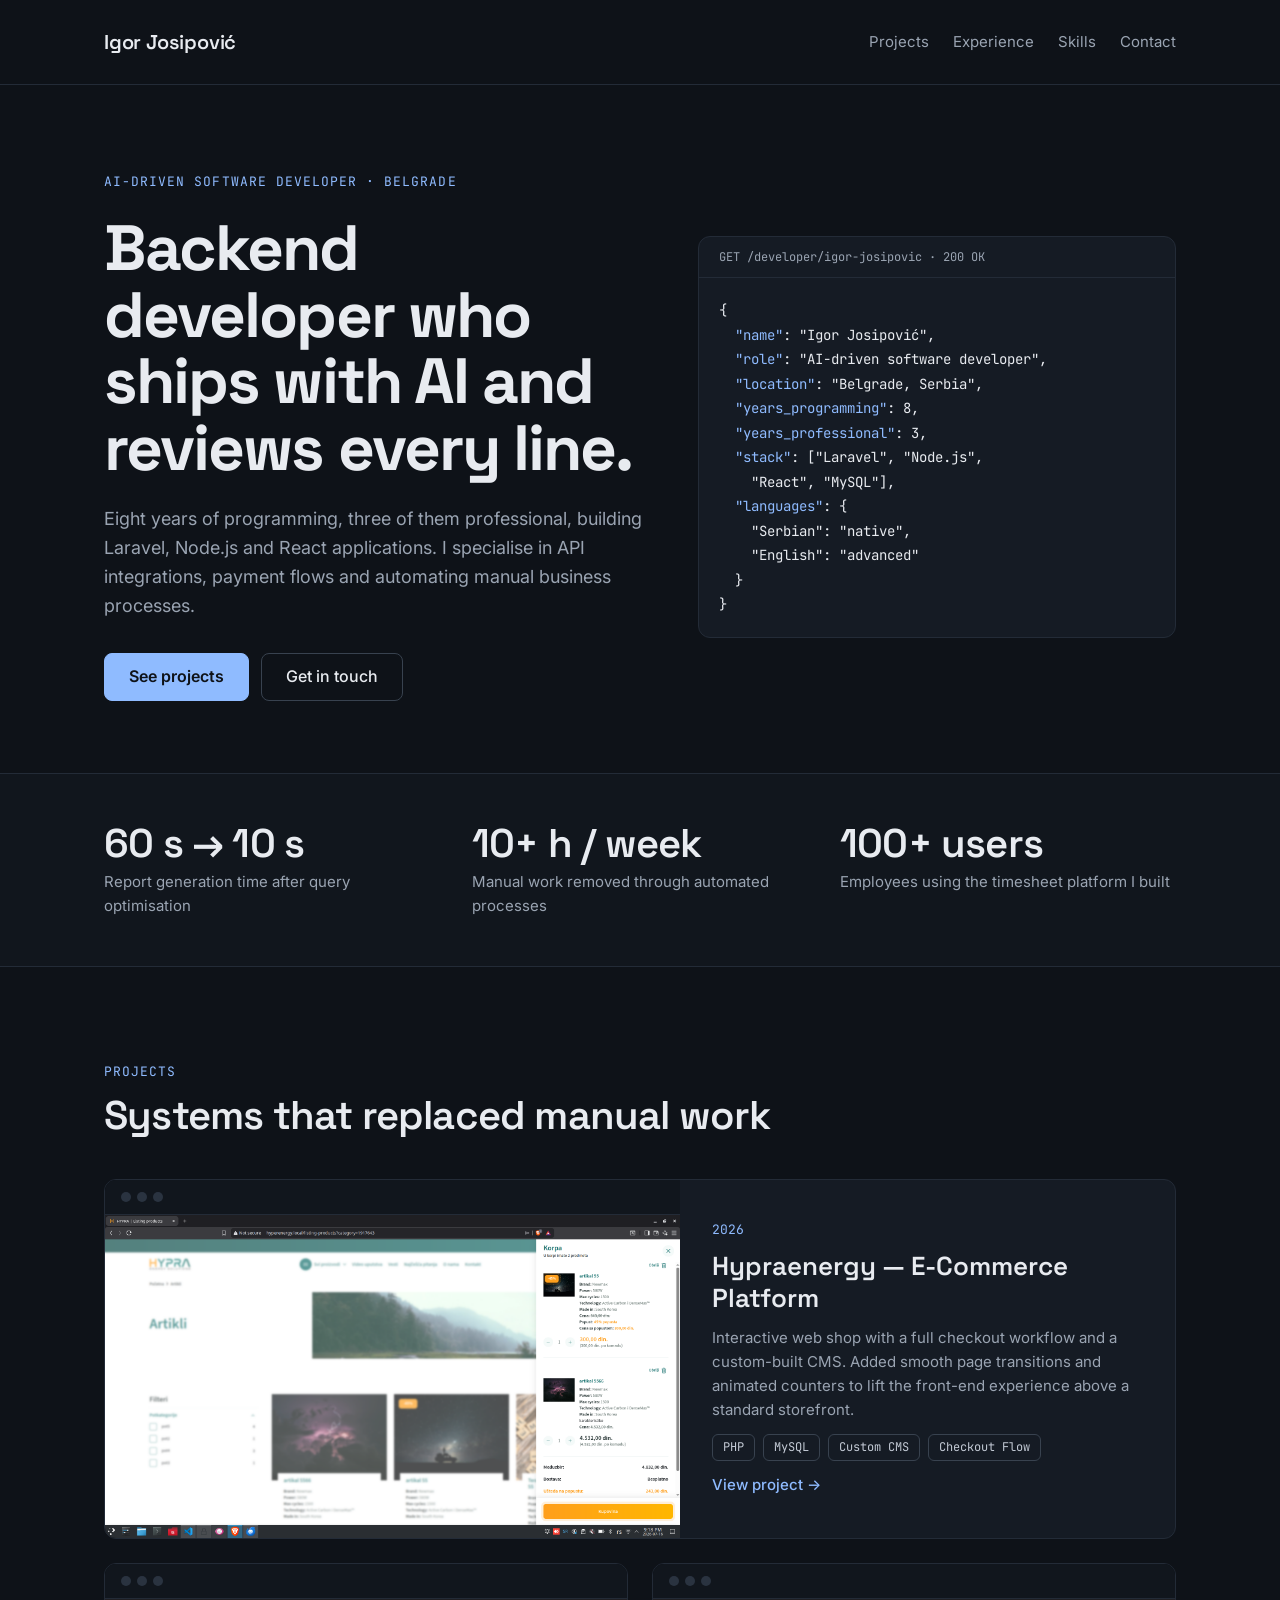
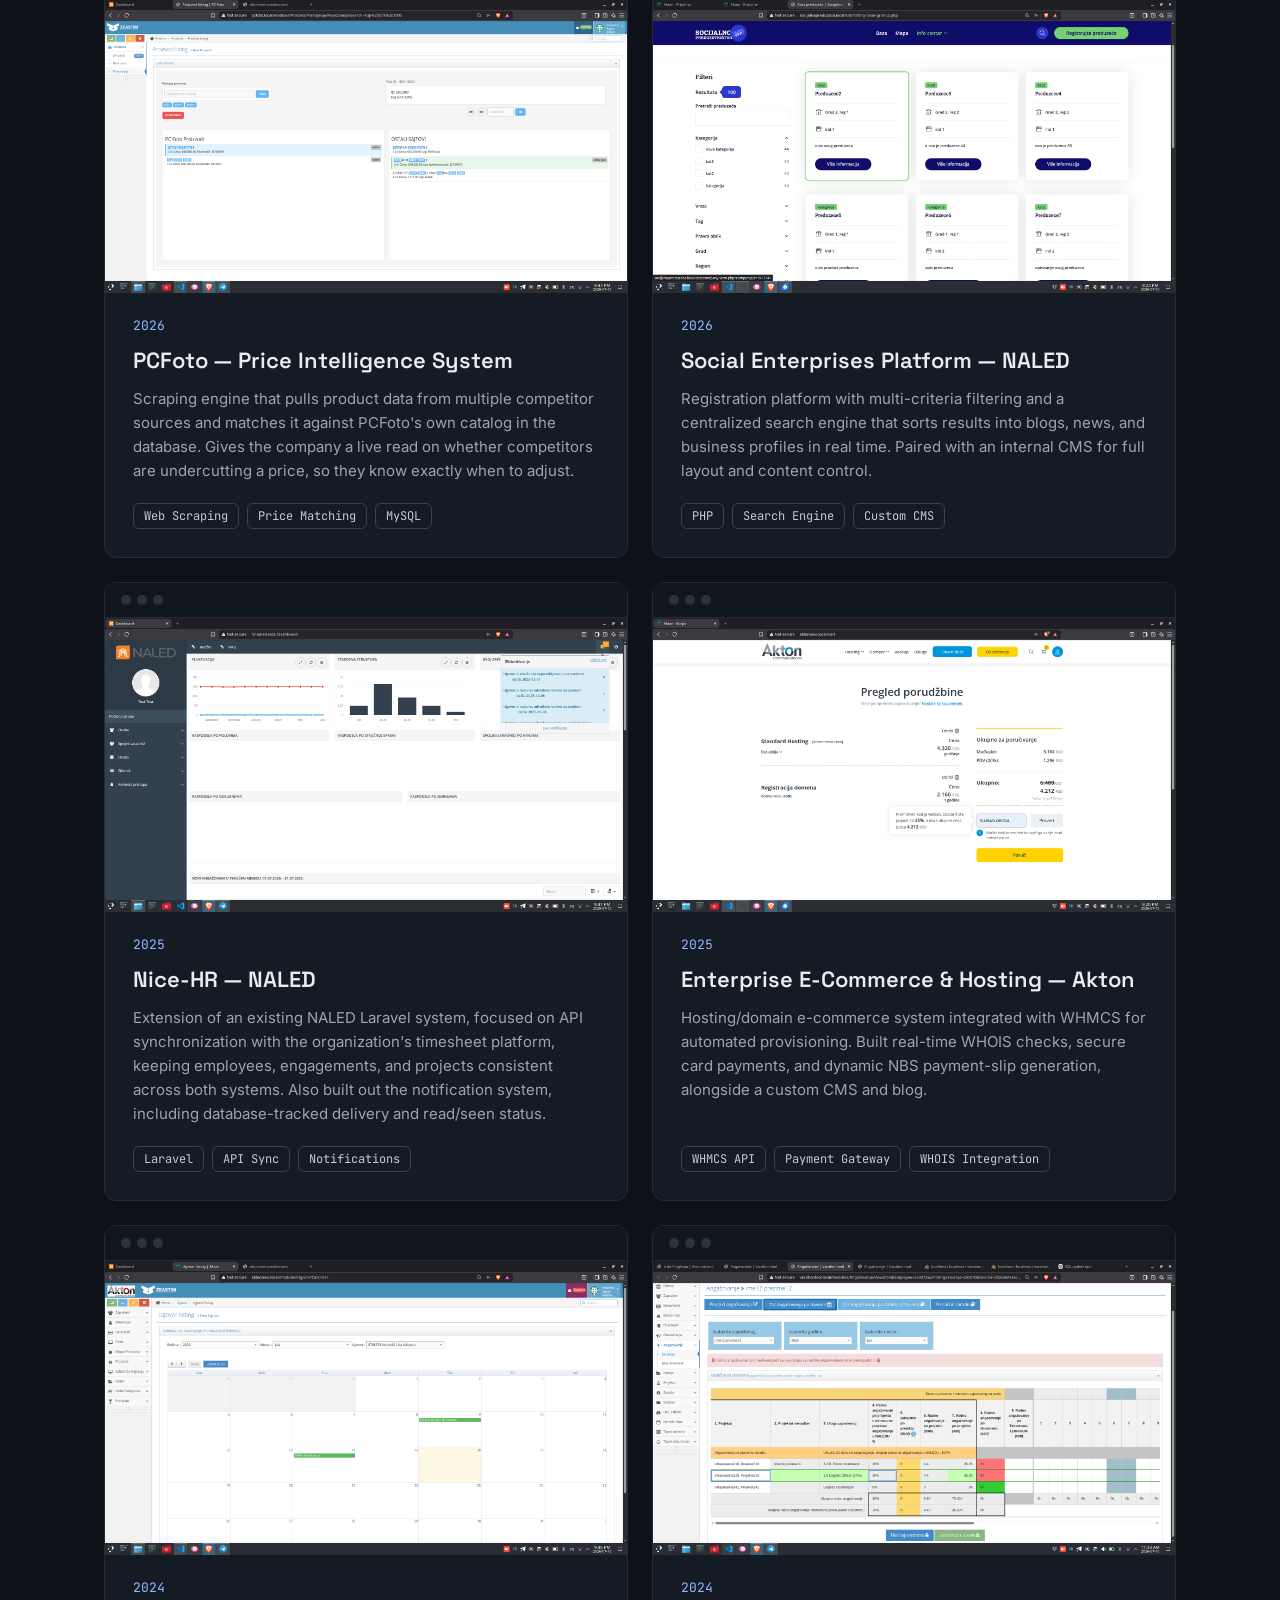
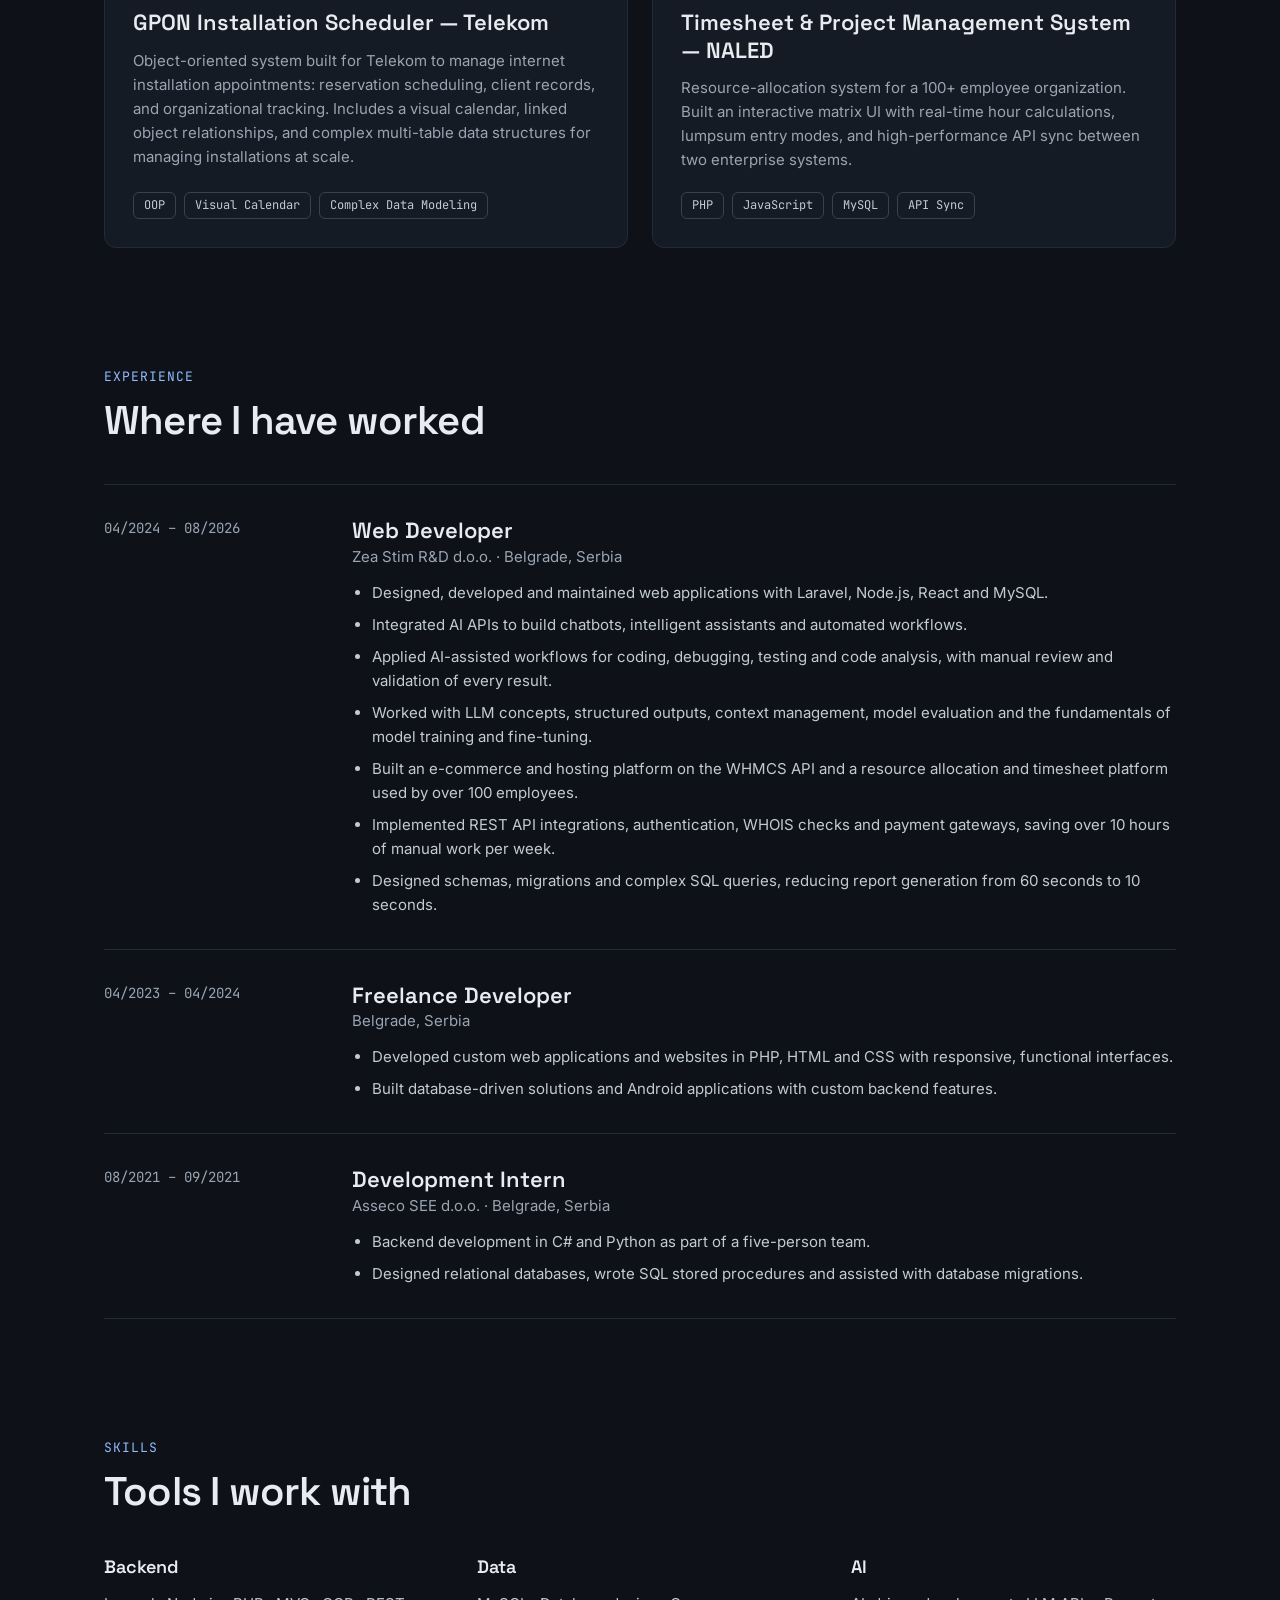
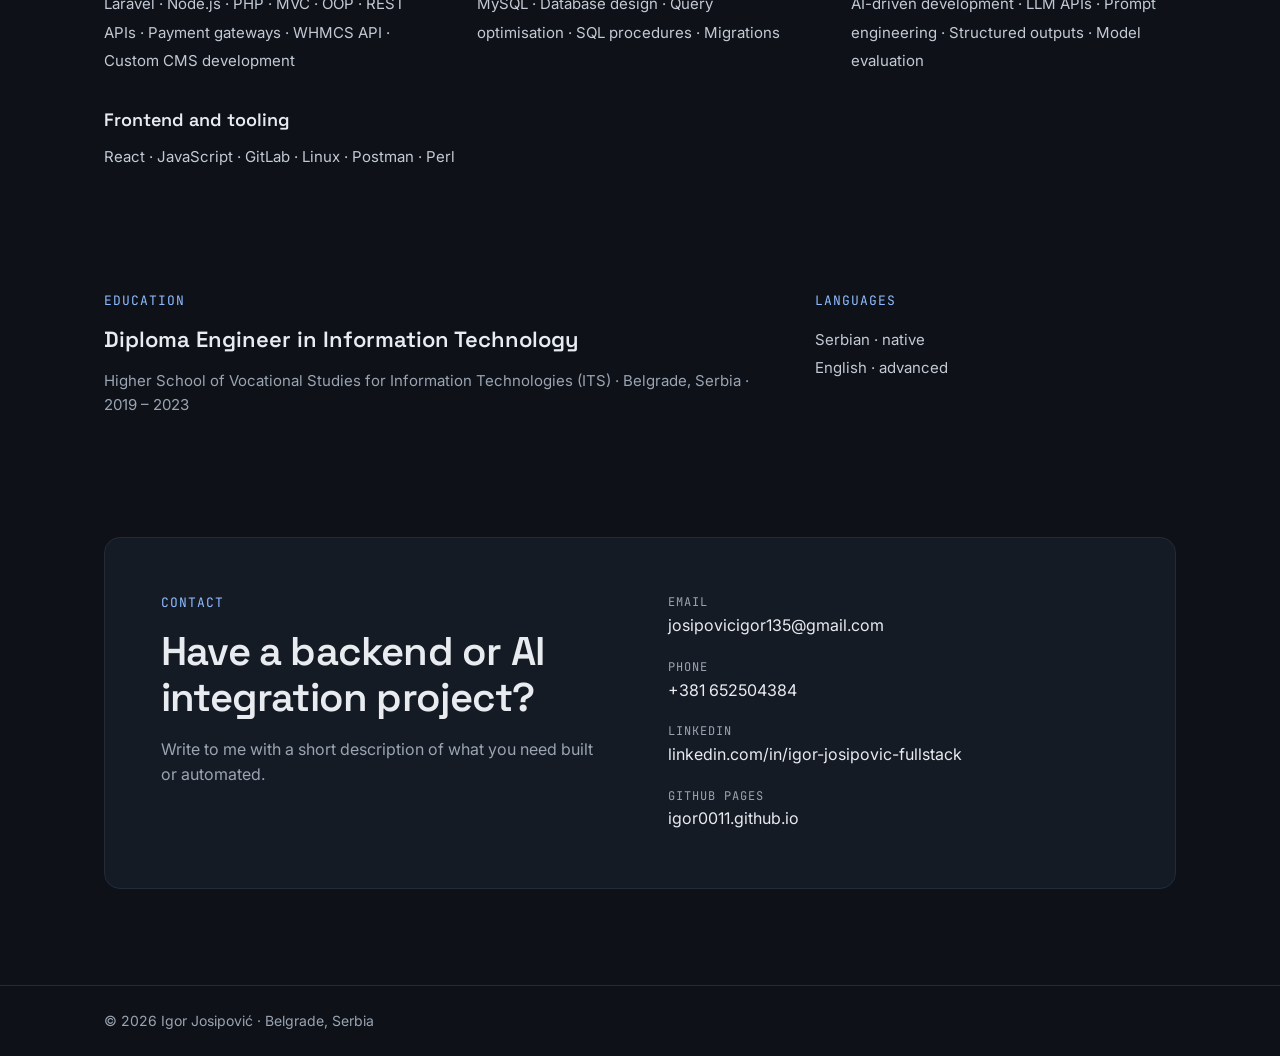
<file: index.html>
<!DOCTYPE html>
<html lang="en">
<head>
<meta charset="UTF-8">
<meta name="viewport" content="width=device-width, initial-scale=1.0">
<title>Igor Josipović — AI-Driven Software Developer</title>
<meta name="description" content="Igor Josipović, backend-focused developer from Belgrade building Laravel, Node.js and React applications with AI-assisted development.">
<link rel="preconnect" href="https://fonts.googleapis.com">
<link rel="preconnect" href="https://fonts.gstatic.com" crossorigin>
<link rel="stylesheet" href="https://fonts.googleapis.com/css2?family=Inter:wght@400;500;600&family=JetBrains+Mono:wght@400;500&family=Space+Grotesk:wght@500;600;700&display=swap">
<link rel="stylesheet" href="style.css">
</head>
<body>

<header class="nav">
  <div class="container">
    <a class="brand" href="#top">Igor Josipović</a>
    <nav class="nav-links" aria-label="Main">
      <a href="#projects">Projects</a>
      <a href="#experience">Experience</a>
      <a href="#skills">Skills</a>
      <a href="#contact">Contact</a>
    </nav>
  </div>
</header>

<main id="top">

  <section class="hero">
    <div class="container">
      <div class="hero-copy">
        <div class="eyebrow">AI-driven software developer · Belgrade</div>
        <h1>Backend developer who ships with AI and reviews every line.</h1>
        <p class="lead">Eight years of programming, three of them professional, building Laravel, Node.js and React applications. I specialise in API integrations, payment flows and automating manual business processes.</p>
        <div class="actions">
          <a class="btn btn-primary" href="#projects">See projects</a>
          <a class="btn" href="#contact">Get in touch</a>
        </div>
      </div>
      <div class="code-card">
        <div class="code-head">GET /developer/igor-josipovic · 200 OK</div>
<pre>{
  <span class="k">"name"</span>: "Igor Josipović",
  <span class="k">"role"</span>: "AI-driven software developer",
  <span class="k">"location"</span>: "Belgrade, Serbia",
  <span class="k">"years_programming"</span>: 8,
  <span class="k">"years_professional"</span>: 3,
  <span class="k">"stack"</span>: ["Laravel", "Node.js",
    "React", "MySQL"],
  <span class="k">"languages"</span>: {
    "Serbian": "native",
    "English": "advanced"
  }
}</pre>
      </div>
    </div>
  </section>

  <div class="band">
    <div class="container stats">
      <div class="stat"><b>60 s → 10 s</b><span>Report generation time after query optimisation</span></div>
      <div class="stat"><b>10+ h / week</b><span>Manual work removed through automated processes</span></div>
      <div class="stat"><b>100+ users</b><span>Employees using the timesheet platform I built</span></div>
    </div>
  </div>

  <section class="section" id="projects">
    <div class="container">
      <div class="section-head">
        <div class="eyebrow">Projects</div>
        <h2>Systems that replaced manual work</h2>
      </div>

      <div class="grid">

        <a class="card card-featured" id="project-1" href="project.html?id=1">
          <div class="shot shot--fixed">
            <span class="frame-bar"><i></i><i></i><i></i></span>
            <span class="shot-body"><img src="projektislike/Screenshot_20260716_211831.png" alt="Hypraenergy — screenshot" onerror="this.closest('.shot').classList.add('no-img')"></span>
          </div>
          <div class="card-body">
            <div class="year">2026</div>
            <h3>Hypraenergy — E-Commerce Platform</h3>
            <p>Interactive web shop with a full checkout workflow and a custom-built CMS. Added smooth page transitions and animated counters to lift the front-end experience above a standard storefront.</p>
            <div class="tags"><span class="tag">PHP</span><span class="tag">MySQL</span><span class="tag">Custom CMS</span><span class="tag">Checkout Flow</span></div>
            <div class="more">View project →</div>
          </div>
        </a>

        <a class="card" id="project-2" href="project.html?id=2">
          <div class="shot shot--fixed">
            <span class="frame-bar"><i></i><i></i><i></i></span>
            <span class="shot-body"><img src="projektislike/Screenshot_20260716_214712.png" alt="PCFoto — screenshot" onerror="this.closest('.shot').classList.add('no-img')"></span>
          </div>
          <div class="card-body">
            <div class="year">2026</div>
            <h3>PCFoto — Price Intelligence System</h3>
            <p>Scraping engine that pulls product data from multiple competitor sources and matches it against PCFoto's own catalog in the database. Gives the company a live read on whether competitors are undercutting a price, so they know exactly when to adjust.</p>
            <div class="tags"><span class="tag">Web Scraping</span><span class="tag">Price Matching</span><span class="tag">MySQL</span></div>
          </div>
        </a>

        <a class="card" id="project-3" href="project.html?id=3">
          <div class="shot shot--fixed">
            <span class="frame-bar"><i></i><i></i><i></i></span>
            <span class="shot-body"><img src="projektislike/Screenshot_20260716_212334.png" alt="Social Enterprises Platform — screenshot" onerror="this.closest('.shot').classList.add('no-img')"></span>
          </div>
          <div class="card-body">
            <div class="year">2026</div>
            <h3>Social Enterprises Platform — NALED</h3>
            <p>Registration platform with multi-criteria filtering and a centralized search engine that sorts results into blogs, news, and business profiles in real time. Paired with an internal CMS for full layout and content control.</p>
            <div class="tags"><span class="tag">PHP</span><span class="tag">Search Engine</span><span class="tag">Custom CMS</span></div>
          </div>
        </a>

        <a class="card" id="project-4" href="project.html?id=4">
          <div class="shot shot--fixed">
            <span class="frame-bar"><i></i><i></i><i></i></span>
            <span class="shot-body"><img src="projektislike/Screenshot_20260716_214155.png" alt="Nice-HR — screenshot" onerror="this.closest('.shot').classList.add('no-img')"></span>
          </div>
          <div class="card-body">
            <div class="year">2025</div>
            <h3>Nice-HR — NALED</h3>
            <p>Extension of an existing NALED Laravel system, focused on API synchronization with the organization's timesheet platform, keeping employees, engagements, and projects consistent across both systems. Also built out the notification system, including database-tracked delivery and read/seen status.</p>
            <div class="tags"><span class="tag">Laravel</span><span class="tag">API Sync</span><span class="tag">Notifications</span></div>
          </div>
        </a>

        <a class="card" id="project-5" href="project.html?id=5">
          <div class="shot shot--fixed">
            <span class="frame-bar"><i></i><i></i><i></i></span>
            <span class="shot-body"><img src="projektislike/Screenshot_20260716_212022.png" alt="Enterprise E-Commerce &amp; Hosting — screenshot" onerror="this.closest('.shot').classList.add('no-img')"></span>
          </div>
          <div class="card-body">
            <div class="year">2025</div>
            <h3>Enterprise E-Commerce &amp; Hosting — Akton</h3>
            <p>Hosting/domain e-commerce system integrated with WHMCS for automated provisioning. Built real-time WHOIS checks, secure card payments, and dynamic NBS payment-slip generation, alongside a custom CMS and blog.</p>
            <div class="tags"><span class="tag">WHMCS API</span><span class="tag">Payment Gateway</span><span class="tag">WHOIS Integration</span></div>
          </div>
        </a>

        <a class="card" id="project-6" href="project.html?id=6">
          <div class="shot shot--fixed">
            <span class="frame-bar"><i></i><i></i><i></i></span>
            <span class="shot-body"><img src="projektislike/Screenshot_20260716_214556.png" alt="GPON Installation Scheduler — screenshot" onerror="this.closest('.shot').classList.add('no-img')"></span>
          </div>
          <div class="card-body">
            <div class="year">2024</div>
            <h3>GPON Installation Scheduler — Telekom</h3>
            <p>Object-oriented system built for Telekom to manage internet installation appointments: reservation scheduling, client records, and organizational tracking. Includes a visual calendar, linked object relationships, and complex multi-table data structures for managing installations at scale.</p>
            <div class="tags"><span class="tag">OOP</span><span class="tag">Visual Calendar</span><span class="tag">Complex Data Modeling</span></div>
          </div>
        </a>

        <a class="card" id="project-7" href="project.html?id=7">
          <div class="shot shot--fixed">
            <span class="frame-bar"><i></i><i></i><i></i></span>
            <span class="shot-body"><img src="projektislike/Screenshot_20260716_113315.png" alt="Timesheet &amp; Project Management System — screenshot" onerror="this.closest('.shot').classList.add('no-img')"></span>
          </div>
          <div class="card-body">
            <div class="year">2024</div>
            <h3>Timesheet &amp; Project Management System — NALED</h3>
            <p>Resource-allocation system for a 100+ employee organization. Built an interactive matrix UI with real-time hour calculations, lumpsum entry modes, and high-performance API sync between two enterprise systems.</p>
            <div class="tags"><span class="tag">PHP</span><span class="tag">JavaScript</span><span class="tag">MySQL</span><span class="tag">API Sync</span></div>
          </div>
        </a>

      </div>
    </div>
  </section>

  <section class="section" id="experience">
    <div class="container">
      <div class="section-head">
        <div class="eyebrow">Experience</div>
        <h2>Where I have worked</h2>
      </div>

      <div class="job">
        <div class="job-date">04/2024 – 08/2026</div>
        <div class="job-main">
          <div>
            <h3>Web Developer</h3>
            <div class="job-org">Zea Stim R&amp;D d.o.o. · Belgrade, Serbia</div>
          </div>
          <ul>
            <li>Designed, developed and maintained web applications with Laravel, Node.js, React and MySQL.</li>
            <li>Integrated AI APIs to build chatbots, intelligent assistants and automated workflows.</li>
            <li>Applied AI-assisted workflows for coding, debugging, testing and code analysis, with manual review and validation of every result.</li>
            <li>Worked with LLM concepts, structured outputs, context management, model evaluation and the fundamentals of model training and fine-tuning.</li>
            <li>Built an e-commerce and hosting platform on the WHMCS API and a resource allocation and timesheet platform used by over 100 employees.</li>
            <li>Implemented REST API integrations, authentication, WHOIS checks and payment gateways, saving over 10 hours of manual work per week.</li>
            <li>Designed schemas, migrations and complex SQL queries, reducing report generation from 60 seconds to 10 seconds.</li>
          </ul>
        </div>
      </div>

      <div class="job">
        <div class="job-date">04/2023 – 04/2024</div>
        <div class="job-main">
          <div>
            <h3>Freelance Developer</h3>
            <div class="job-org">Belgrade, Serbia</div>
          </div>
          <ul>
            <li>Developed custom web applications and websites in PHP, HTML and CSS with responsive, functional interfaces.</li>
            <li>Built database-driven solutions and Android applications with custom backend features.</li>
          </ul>
        </div>
      </div>

      <div class="job">
        <div class="job-date">08/2021 – 09/2021</div>
        <div class="job-main">
          <div>
            <h3>Development Intern</h3>
            <div class="job-org">Asseco SEE d.o.o. · Belgrade, Serbia</div>
          </div>
          <ul>
            <li>Backend development in C# and Python as part of a five-person team.</li>
            <li>Designed relational databases, wrote SQL stored procedures and assisted with database migrations.</li>
          </ul>
        </div>
      </div>
    </div>
  </section>

  <section class="section" id="skills">
    <div class="container">
      <div class="section-head">
        <div class="eyebrow">Skills</div>
        <h2>Tools I work with</h2>
      </div>
      <div class="skills">
        <div class="skill"><h3>Backend</h3><p>Laravel · Node.js · PHP · MVC · OOP · REST APIs · Payment gateways · WHMCS API · Custom CMS development</p></div>
        <div class="skill"><h3>Data</h3><p>MySQL · Database design · Query optimisation · SQL procedures · Migrations</p></div>
        <div class="skill"><h3>AI</h3><p>AI-driven development · LLM APIs · Prompt engineering · Structured outputs · Model evaluation</p></div>
        <div class="skill"><h3>Frontend and tooling</h3><p>React · JavaScript · GitLab · Linux · Postman · Perl</p></div>
      </div>
    </div>
  </section>

  <section class="section">
    <div class="container two">
      <div class="wide">
        <div class="eyebrow">Education</div>
        <h3>Diploma Engineer in Information Technology</h3>
        <p>Higher School of Vocational Studies for Information Technologies (ITS) · Belgrade, Serbia · 2019 – 2023</p>
      </div>
      <div class="narrow">
        <div class="eyebrow">Languages</div>
        <p class="plain">Serbian · native<br>English · advanced</p>
      </div>
    </div>
  </section>

  <section class="contact-wrap" id="contact">
    <div class="container">
      <div class="contact">
        <div class="contact-copy">
          <div class="eyebrow">Contact</div>
          <h2>Have a backend or AI integration project?</h2>
          <p>Write to me with a short description of what you need built or automated.</p>
        </div>
        <dl class="contact-list">
          <div><dt>Email</dt><dd><a href="mailto:josipovicigor135@gmail.com">josipovicigor135@gmail.com</a></dd></div>
          <div><dt>Phone</dt><dd>+381 652504384</dd></div>
          <div><dt>LinkedIn</dt><dd><a href="https://linkedin.com/in/igor-josipovic-fullstack">linkedin.com/in/igor-josipovic-fullstack</a></dd></div>
          <div><dt>GitHub Pages</dt><dd><a href="https://igor0011.github.io">igor0011.github.io</a></dd></div>
        </dl>
      </div>
    </div>
  </section>

</main>

<footer class="footer">
  <div class="container">© 2026 Igor Josipović · Belgrade, Serbia</div>
</footer>

</body>
</html>
</file>
<file: style.css>
:root{
  --bg:#0E1218;
  --bg-2:#11161D;
  --surface:#151B24;
  --media:#0B0F15;
  --line:#232B37;
  --line-2:#38424F;
  --text:#E8EBF0;
  --text-2:#C3CAD5;
  --muted:#9AA4B2;
  --faint:#8892A2;
  --accent:#8FBBFF;
  --display:'Space Grotesk',system-ui,sans-serif;
  --body:'Inter',system-ui,sans-serif;
  --mono:'JetBrains Mono',ui-monospace,monospace;
}

*{box-sizing:border-box}
html{scroll-behavior:smooth;color-scheme:dark}
body{margin:0;background:var(--bg);color:var(--text);font-family:var(--body);font-size:16px;line-height:1.6}
a{color:inherit;text-decoration:none}
a:hover{color:#fff}
a:focus-visible,button:focus-visible{outline:2px solid var(--accent);outline-offset:3px;border-radius:4px}
h1,h2,h3{margin:0}
ul{margin:0}

@media (prefers-reduced-motion:reduce){
  html{scroll-behavior:auto}
  *{transition:none !important}
}

.container{max-width:1120px;margin:0 auto;padding-inline:24px}

/* ---------- shared bits ---------- */
.eyebrow{font:400 13px/1.4 var(--mono);letter-spacing:.08em;text-transform:uppercase;color:var(--accent)}
.tags{display:flex;flex-wrap:wrap;gap:8px}
.tag{font:400 12px/1.4 var(--mono);padding:4px 10px;border:1px solid var(--line-2);border-radius:6px;color:var(--text-2)}
.btn{display:inline-flex;align-items:center;min-height:48px;padding:0 24px;border:1px solid var(--line-2);border-radius:8px;font-weight:500;color:var(--text)}
.btn-primary{background:var(--accent);border-color:var(--accent);color:var(--bg);font-weight:600}
.btn-primary:hover{color:var(--bg);filter:brightness(1.08)}

/* ---------- nav ---------- */
.nav{border-bottom:1px solid var(--line)}
.nav .container{display:flex;flex-wrap:wrap;align-items:center;justify-content:space-between;gap:16px;padding-block:20px}
.brand{font:600 20px/1.2 var(--display);letter-spacing:-.01em}
.nav-links{display:flex;flex-wrap:wrap;gap:0 24px;font-size:15px;color:var(--muted)}
.nav-links a{display:inline-flex;align-items:center;min-height:44px}
.back{display:inline-flex;align-items:center;min-height:44px;font-size:15px;color:var(--muted)}

/* ---------- hero ---------- */
.hero .container{display:flex;flex-wrap:wrap;gap:56px;align-items:center;padding-block:88px 72px}
.hero-copy{flex:1 1 420px;min-width:0;display:flex;flex-direction:column;gap:24px}
.hero h1{font:700 clamp(36px,6vw,64px)/1.04 var(--display);letter-spacing:-.03em;text-wrap:balance}
.lead{margin:0;max-width:560px;font-size:18px;color:var(--muted)}
.actions{display:flex;flex-wrap:wrap;gap:12px;padding-top:8px}
.code-card{flex:1 1 360px;min-width:0;background:var(--surface);border:1px solid var(--line);border-radius:12px;overflow:hidden}
.code-head{padding:12px 20px;border-bottom:1px solid var(--line);font:400 12px/1.4 var(--mono);color:var(--muted)}
.code-card pre{margin:0;padding:20px;overflow-x:auto;font:400 14px/1.75 var(--mono)}
.code-card .k{color:var(--accent)}

/* ---------- stats ---------- */
.band{border-block:1px solid var(--line);background:var(--bg-2)}
.stats{display:flex;flex-wrap:wrap;gap:32px;padding-block:48px}
.stat{flex:1 1 220px;min-width:0;display:flex;flex-direction:column;gap:4px}
.stat b{font:600 40px/1.1 var(--display);letter-spacing:-.02em}
.stat span{font-size:15px;color:var(--muted)}

/* ---------- sections ---------- */
.section{padding-block:96px 24px}
.section-head{display:flex;flex-direction:column;gap:12px;margin-bottom:40px}
.section h2,.contact h2{font:600 clamp(28px,4vw,40px)/1.15 var(--display);letter-spacing:-.02em;text-wrap:balance}

/* ---------- screenshot frame ---------- */
.shot{display:flex;flex-direction:column;background:var(--media)}
.frame-bar{display:flex;gap:6px;padding:12px 16px;border-bottom:1px solid var(--line);background:var(--bg-2)}
.frame-bar i{width:10px;height:10px;border-radius:50%;background:#2A3340}
.shot-body{position:relative;display:block;flex:1}
.shot img{display:block;width:100%;height:auto}
.shot--fixed .shot-body{aspect-ratio:16/9}
.shot--fixed img{position:absolute;inset:0;width:100%;height:100%;object-fit:cover;object-position:top}
.shot.no-img .shot-body{aspect-ratio:16/9;display:flex;align-items:center;justify-content:center}
.shot.no-img img{display:none}
.shot.no-img .shot-body::after{content:'Screenshot not added yet';font:400 13px/1.4 var(--mono);color:var(--faint)}

/* ---------- project cards ---------- */
.grid{display:flex;flex-wrap:wrap;gap:24px}
.card{flex:1 1 440px;min-width:0;scroll-margin-top:24px;background:var(--surface);border:1px solid var(--line);border-radius:12px;overflow:hidden;display:flex;flex-direction:column;transition:border-color .2s ease}
.card:hover{border-color:var(--line-2)}
.card:target{border-color:var(--accent)}
.card-body{flex:1;padding:24px 28px 28px;display:flex;flex-direction:column;gap:12px}
.card .year,.year{font:400 13px/1.4 var(--mono);color:var(--accent)}
.card h3{font:600 22px/1.25 var(--display)}
.card p{margin:0;color:var(--muted);font-size:15px}
.card .tags{margin-top:auto;padding-top:8px}
.more{color:var(--accent);font-weight:500;font-size:15px}
.card-featured{flex:1 1 100%;flex-direction:row;flex-wrap:wrap}
.card-featured .shot{flex:1 1 460px;min-width:0}
.card-featured .card-body{flex:1 1 380px;justify-content:center;padding:32px}
.card-featured h3{font-size:26px;line-height:1.2}
.card-featured .tags{margin-top:0;padding-top:0}

/* ---------- experience ---------- */
.job{display:flex;flex-wrap:wrap;gap:16px 48px;padding-block:32px;border-top:1px solid var(--line)}
.job:last-child{border-bottom:1px solid var(--line)}
.job-date{flex:0 1 200px;min-width:0;font:400 14px/1.6 var(--mono);color:var(--muted)}
.job-main{flex:1 1 420px;min-width:0;display:flex;flex-direction:column;gap:12px}
.job h3{font:600 22px/1.25 var(--display)}
.job-org{color:var(--muted);font-size:15px}
.job ul{padding-left:20px;display:flex;flex-direction:column;gap:8px;color:var(--text-2);font-size:15px}

/* ---------- skills ---------- */
.skills{display:flex;flex-wrap:wrap;gap:32px 48px}
.skill{flex:1 1 240px;min-width:0}
.skill h3{font:600 18px/1.3 var(--display);margin-bottom:12px}
.skill p{margin:0;color:var(--text-2);font-size:15px;line-height:1.9}

/* ---------- education ---------- */
.two{display:flex;flex-wrap:wrap;gap:40px 48px}
.two .wide{flex:2 1 420px;min-width:0;display:flex;flex-direction:column;gap:16px}
.two .narrow{flex:1 1 240px;min-width:0;display:flex;flex-direction:column;gap:16px}
.two h3{font:600 22px/1.25 var(--display)}
.two p{margin:0;color:var(--muted);font-size:15px}
.two .plain{color:var(--text-2);line-height:1.9}

/* ---------- contact ---------- */
.contact-wrap{padding-block:96px}
.contact{background:var(--surface);border:1px solid var(--line);border-radius:16px;padding:clamp(28px,5vw,56px);display:flex;flex-wrap:wrap;gap:40px 56px}
.contact-copy{flex:1 1 320px;min-width:0;display:flex;flex-direction:column;gap:16px}
.contact-copy p{margin:0;color:var(--muted)}
.contact-list{flex:1 1 320px;min-width:0;display:flex;flex-direction:column;gap:20px;margin:0}
.contact-list div{display:flex;flex-direction:column;gap:2px}
.contact-list dt{font:400 12px/1.4 var(--mono);color:var(--muted);text-transform:uppercase;letter-spacing:.08em}
.contact-list dd{margin:0;overflow-wrap:anywhere}

/* ---------- footer ---------- */
.footer{border-top:1px solid var(--line)}
.footer .container{padding-block:24px;color:var(--muted);font-size:14px}

/* ---------- project page ---------- */
.pitch{display:flex;flex-wrap:wrap;gap:48px;padding-block:72px 56px}
.pitch-copy{flex:2 1 480px;min-width:0;display:flex;flex-direction:column;gap:20px}
.pitch h1{font:700 clamp(30px,5vw,52px)/1.08 var(--display);letter-spacing:-.03em;text-wrap:balance}
.pitch-desc{margin:0;max-width:62ch;font-size:18px;color:var(--muted)}
.facts{flex:1 1 280px;min-width:0;align-self:flex-start;background:var(--surface);border:1px solid var(--line);border-radius:12px;padding:24px;display:flex;flex-direction:column;gap:20px;margin:0}
.facts div{display:flex;flex-direction:column;gap:6px}
.facts dt{font:400 12px/1.4 var(--mono);color:var(--muted);text-transform:uppercase;letter-spacing:.08em}
.facts dd{margin:0}

.gallery-wrap{display:flex;flex-direction:column;gap:24px;padding-bottom:24px}
.gallery{display:flex;flex-wrap:wrap;gap:24px}
.shot-btn{flex:1 1 480px;min-width:0;padding:0;border:1px solid var(--line);border-radius:12px;overflow:hidden;cursor:zoom-in;text-align:left;color:inherit;font:inherit}
.shot-btn:first-child{flex-basis:100%}
.shot-btn:hover{border-color:var(--line-2)}
.shot-btn.no-img{cursor:default}

.pager{display:flex;flex-wrap:wrap;gap:16px;padding-block:56px 24px}
.pager a{flex:1 1 320px;min-width:0;min-height:88px;background:var(--surface);border:1px solid var(--line);border-radius:12px;padding:20px 24px;display:flex;flex-direction:column;gap:4px}
.pager a:hover{border-color:var(--line-2)}
.pager .next{text-align:right;align-items:flex-end}
.pager small{font:400 12px/1.4 var(--mono);color:var(--muted);text-transform:uppercase;letter-spacing:.08em}
.pager strong{font:600 18px/1.3 var(--display)}

.others{padding-block:64px 96px;display:flex;flex-direction:column;gap:24px}
.others h2{font:600 28px/1.2 var(--display);letter-spacing:-.02em}
.others ul{list-style:none;padding:0;border-top:1px solid var(--line)}
.others a{min-height:64px;padding-block:16px;border-bottom:1px solid var(--line);display:flex;flex-wrap:wrap;align-items:baseline;gap:4px 24px}
.others .year{flex:0 0 56px}
.others .name{flex:1 1 280px;min-width:0;font:500 18px/1.3 var(--display)}
.others .go{color:var(--muted);font-size:15px}

.notfound{margin-block:72px;background:var(--surface);border:1px solid var(--line);border-radius:12px;padding:48px 24px;text-align:center;display:flex;flex-direction:column;align-items:center;gap:16px}
.notfound p{margin:0;color:var(--muted)}

/* ---------- lightbox ---------- */
.lightbox{position:fixed;inset:0;z-index:100;display:none;align-items:center;justify-content:center;padding:5vh 5vw;background:rgba(6,9,14,.92)}
.lightbox.open{display:flex}
.lightbox img{max-width:100%;max-height:90vh;object-fit:contain;border:1px solid var(--line-2);border-radius:8px}
.lightbox-close{position:fixed;top:16px;right:16px;min-height:44px;padding:0 16px;background:var(--surface);color:var(--text);border:1px solid var(--line-2);border-radius:8px;font:400 13px/1 var(--mono);cursor:pointer}
.lightbox-close:hover{border-color:var(--accent)}
</file>
